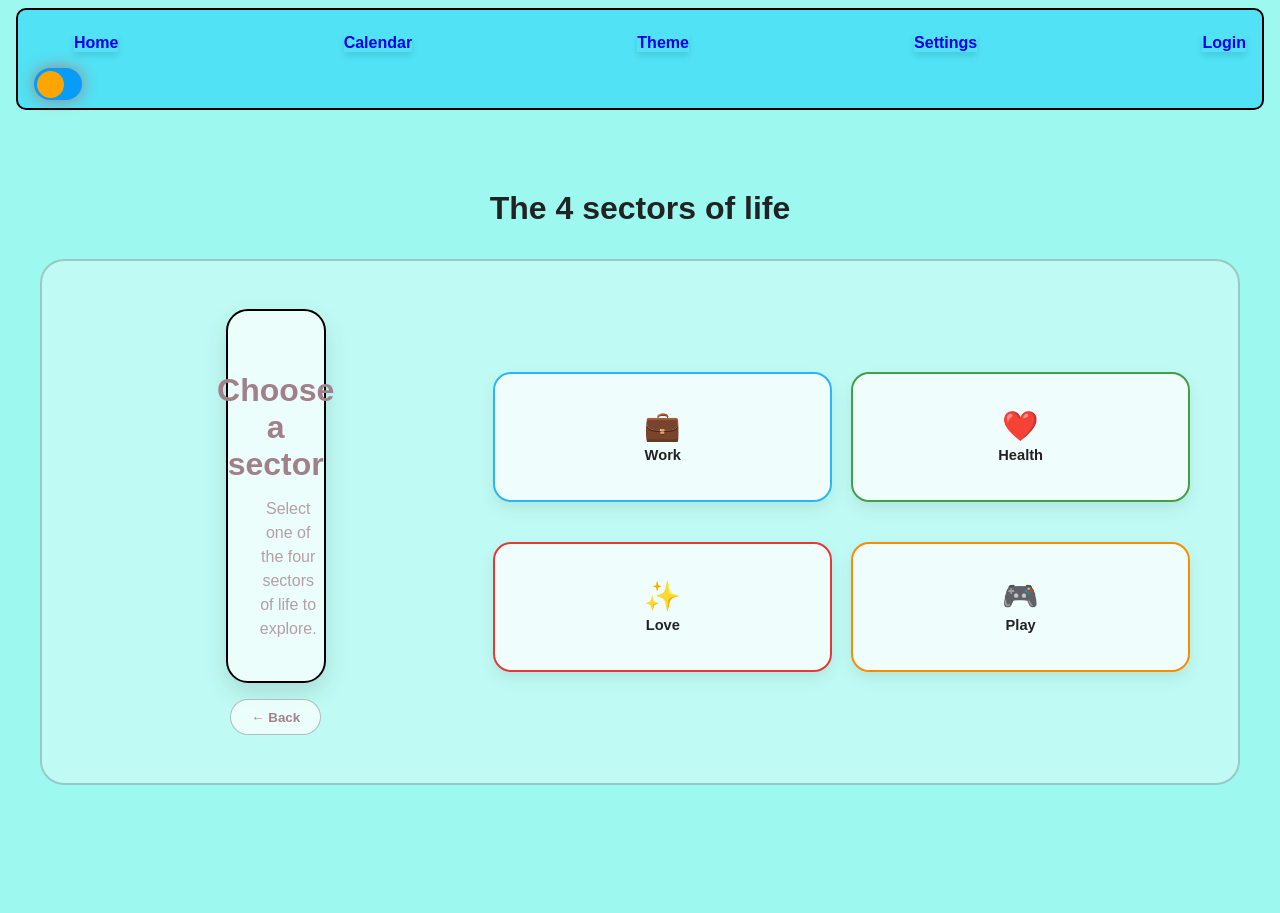
<file: index.html>
<!Doctype html>
<html>
  <head>
    <meta charset='UTF-8' name="viewport" content="width=device-width, initial-scale=1.0"></meta>
    <title>Life Balance Tracker</title>
    <link rel="stylesheet" href="styles.css"></link>
<style>
  .pillars_grid {
  display: grid;
  grid-template-columns: repeat(auto-fit, minmax(260px, 1fr));
  gap: 2em;
  padding: 3em 2em;
  max-width: 1200px;
  margin: 0 auto;
}

.pillar_card {
  cursor: pointer;
  background: #ffffff;
  border: 2px solid #000000;
  border-radius: 16px;
  padding: 2em;
  text-align: center;
  box-shadow: 0 8px 16px rgba(0, 0, 0, 0.05);
  transition: transform 0.2s ease, box-shadow 0.2s ease;
}

.pillar_card:hover {
  transform: translateY(-5px);
  box-shadow: 0 12px 24px rgba(0, 0, 0, 0.15);
}

/* Subtle accent variations matching your structural design weights */
.pillar_card[data-pillar="work"]    { border-color: #51e2f5; }
.pillar_card[data-pillar="health"]  { border-color: #ffa8b6; }
.pillar_card[data-pillar="love"]    { border-color: #a28089; }
.pillar_card[data-pillar="play"]    { border-color: #fcda52; }

/* Nested Sub-Category Wrapper System */
.sub_category_depth_block {
  margin-left: 1.5em;
  border-left: 2px solid rgba(81, 226, 245, 0.3);
  padding-left: 1em;
}

/* --- Dark Mode Pillar Overrides --- */
body.dark {
  .pillar_card {
    background: linear-gradient(rgba(255, 255, 255, 0.04), rgba(255, 255, 255, 0.01));
    box-shadow: 0 8px 32px rgba(0, 0, 0, 0.3);
    color: #ffffff;
  }
  .pillar_card:hover {
    box-shadow: 0 12px 24px rgba(81, 226, 245, 0.2);
  }
}
</style>
</head>
<body>
      <section class="navigation">
      <nav>
        <ul>
          <li class="nav1"><a href="home_page.html">Home</a></li>
          <li class="nav2"><a href="calendar_page.html">Calendar</a></li>
          <li class="nav3"><a href="theme_page.html">Theme</a></li>
          <li class="nav4"><a href="settings_page.html">Settings</a></li>
          <li class="nav5"><a href="login_page.html">Login</a></li>
        </ul>
        <!--toggle switch---->
        <input type="checkbox" id="switch">
        <label for="switch" class="toggle"></label>
      </nav>
    </section>
    <header>
      <h1 class="titles">The 4 sectors of life</h1>
    </header>
    
<section class="life_hierarchy" id="lifeHierarchy">

  <!-- LEFT: The currently selected pillar/category -->
  <div class="hierarchy_current" id="hierarchyCurrent">
    <div class="current_card" id="currentCard">
      <span class="current_icon" id="currentIcon"></span>
      <h2 id="currentTitle">Choose a sector</h2>
      <p id="currentDescription">
        Select one of the four sectors of life to explore.
      </p>
    </div> 
    <button class="hierarchy_back" id="hierarchyBack" id="box_7" type="button">
      ← Back
    </button>
  </div>

  <!-- RIGHT: Categories appear here -->
  <div class="hierarchy_children" id="hierarchyChildren">

    <!-- Initial four pillars -->
    <button class="pillar_option work_option" id="box_8" data-pillar="work" type="button">
      <span>💼</span>
      <strong>Work</strong>
    </button>

    <button class="pillar_option health_option" id="box_9" data-pillar="health" type="button">
      <span>❤️</span>
      <strong>Health</strong>
    </button>

    <button class="pillar_option love_option" id="box_10" data-pillar="love" type="button">
      <span>✨</span>
      <strong>Love</strong>
    </button>

    <button class="pillar_option play_option" id="box_11" data-pillar="play" type="button">
      <span>🎮</span>
      <strong>Play</strong>
    </button>

  </div>

</section>
  <script src="script.js"></script>
  <script src="life.js"></script>
</body>
</file>
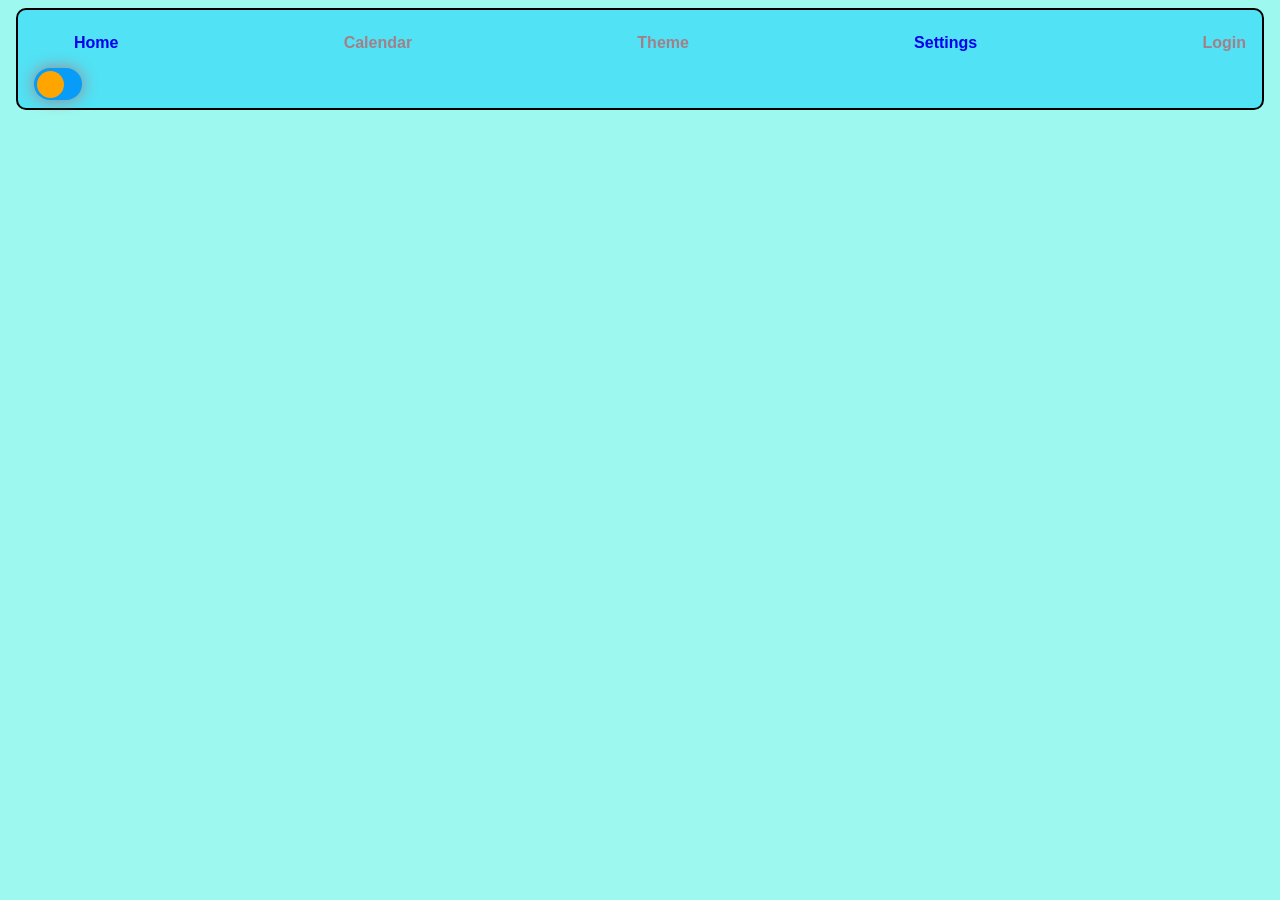
<file: courses_page.html>
<!doctype html>
<html>
  <head>
    <meta charset="UTF-8" lang="en" />
    <title>My Tasks</title>
    <link rel="stylesheet" href="styles.css" />
  </head>
  <body>
    <section class="navigation">
      <nav>
        <ul>
          <li><a href="home_page.html">Home</a></li>
          <li>Calendar</li>
          <li>Theme</li>
          <li><a href="settings_page.html">Settings</a></li>
          <li>Login</li>
        </ul>
        <!--toggle switch---->
        <input type="checkbox" id="switch">
        <label for="switch" class="toggle"></label>
      </nav>
    </section>

    <script src="script.js" ></script>
  </body>
</html>
</file>
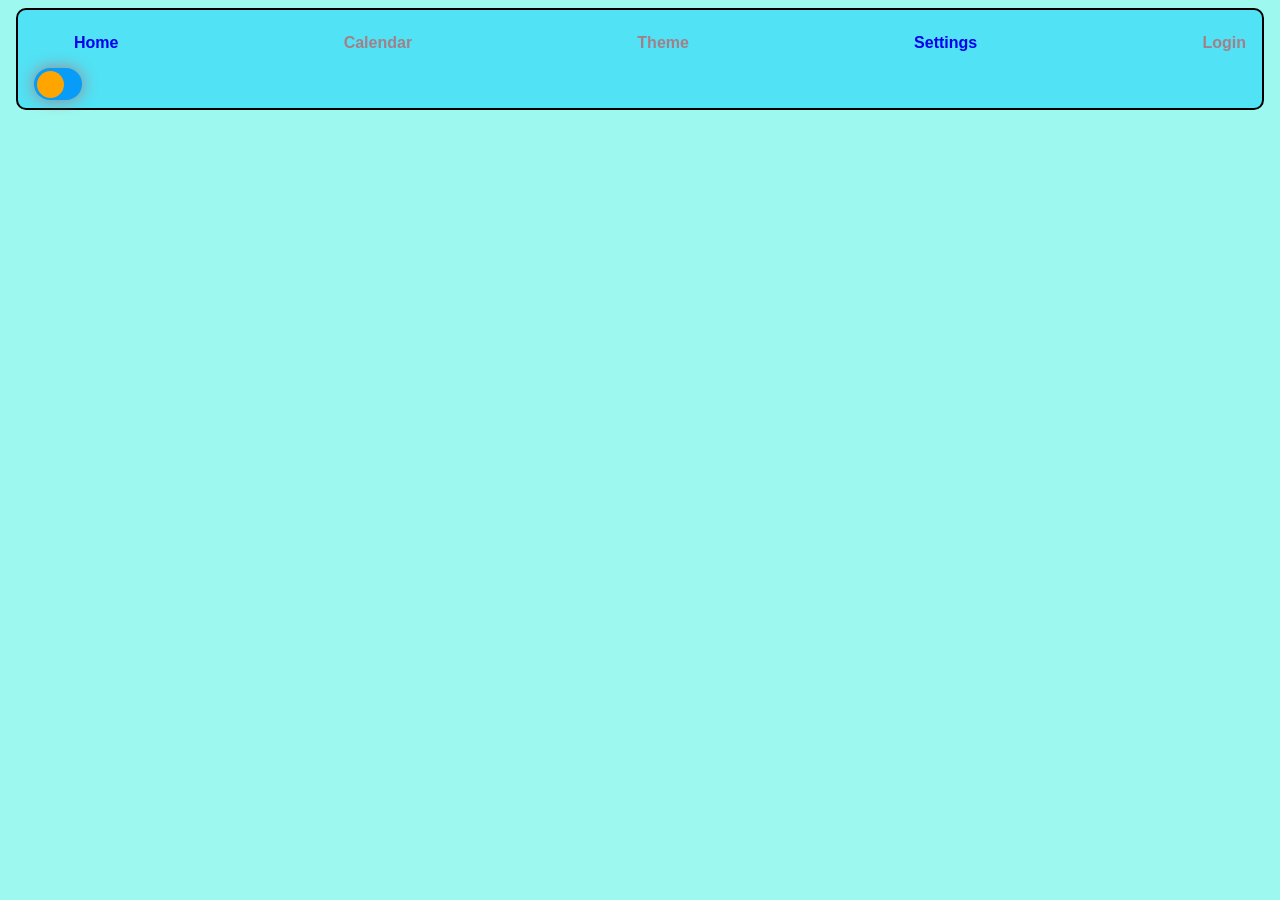
<file: events_page.html>
<!doctype html>
<html>
  <head>
    <meta charset="UTF-8" lang="en" />
    <title>My Tasks</title>
    <link rel="stylesheet" href="styles.css" />
  </head>
  <body>
    <section class="navigation">
      <nav>
        <ul>
          <li><a href="home_page.html">Home</a></li>
          <li>Calendar</li>
          <li>Theme</li>
          <li><a href="settings_page.html">Settings</a></li>
          <li>Login</li>
        </ul>
        <!--toggle switch---->
        <input type="checkbox" id="switch">
        <label for="switch" class="toggle"></label>
      </nav>
    </section>
  </body>
</html>
</file>
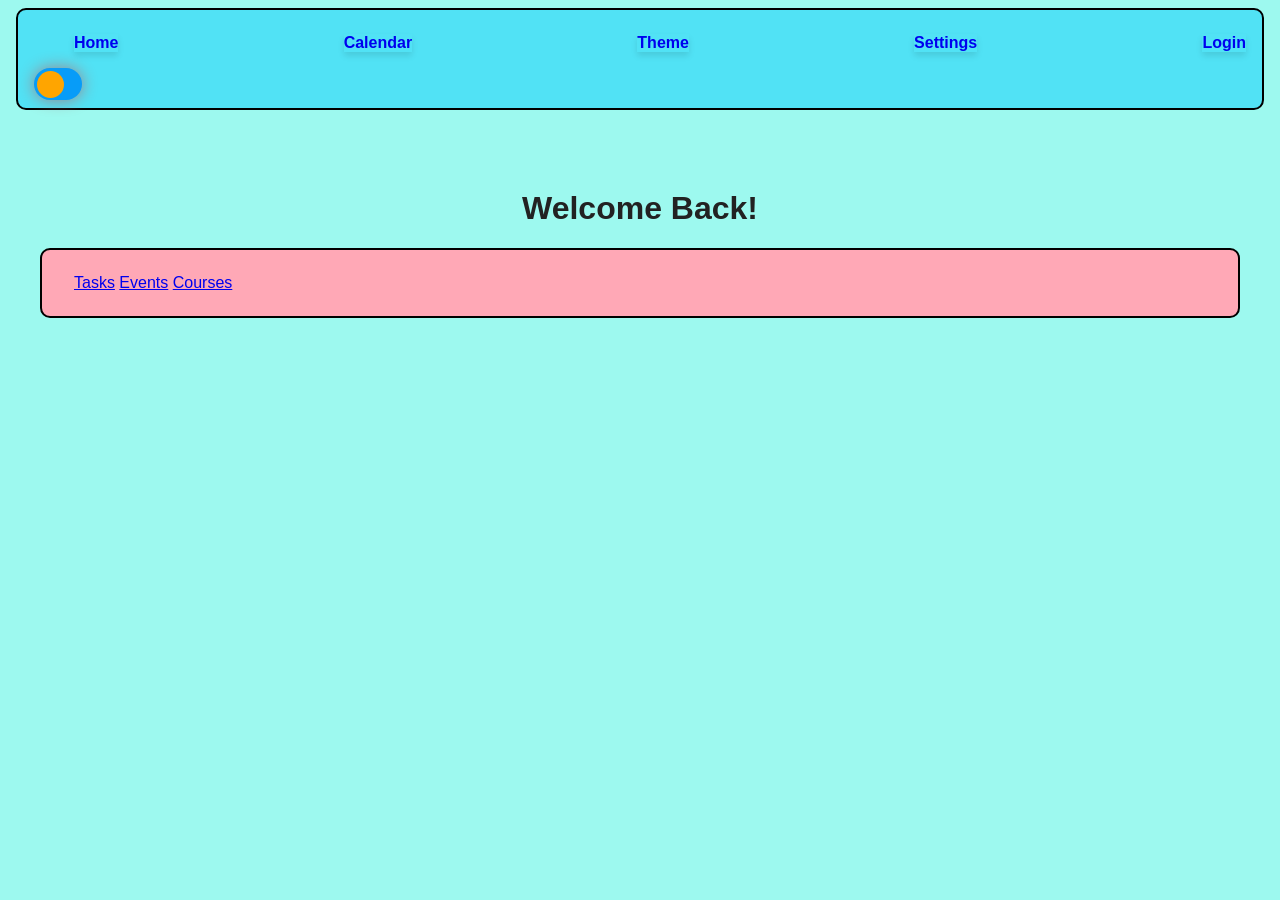
<file: home_page.html>
<!Doctype html>
<html>
  <head>
    <meta charset='UTF-8' name="viewport" content="width=device-width, initial-scale=1.0"></meta>
    <title>Study Tracker</title>
    <link rel="stylesheet" href="styles.css"></link>
  </head>
  <body>
    <section class="navigation">
      <nav>
        <ul>
          <li class="nav1"><a href="home_page.html">Home</a></li>
          <li class="nav2"><a href="calendar_page.html">Calendar</a></li>
          <li class="nav3"><a href="theme_page.html">Theme</a></li>
          <li class="nav4"><a href="settings_page.html">Settings</a></li>
          <li class="nav5"><a href="login_page.html">Login</a></li>
        </ul>
        <!--toggle switch---->
        <input type="checkbox" id="switch">
        <label for="switch" class="toggle"></label>
      </nav>
    </section>
    <header>
      <h1 class="titles">Welcome Back!</h1>
    </header>
    
    <section class="choose_pages">
      <a id="box_1" href="tasks_page.html">Tasks</a>
      <a id="box_2" href="events_page.html">Events</a>
      <a id="box_3" href="courses_page.html">Courses</a>
    </section>
    <script src="script.js" ></script>
  </body>
</html>
</file>
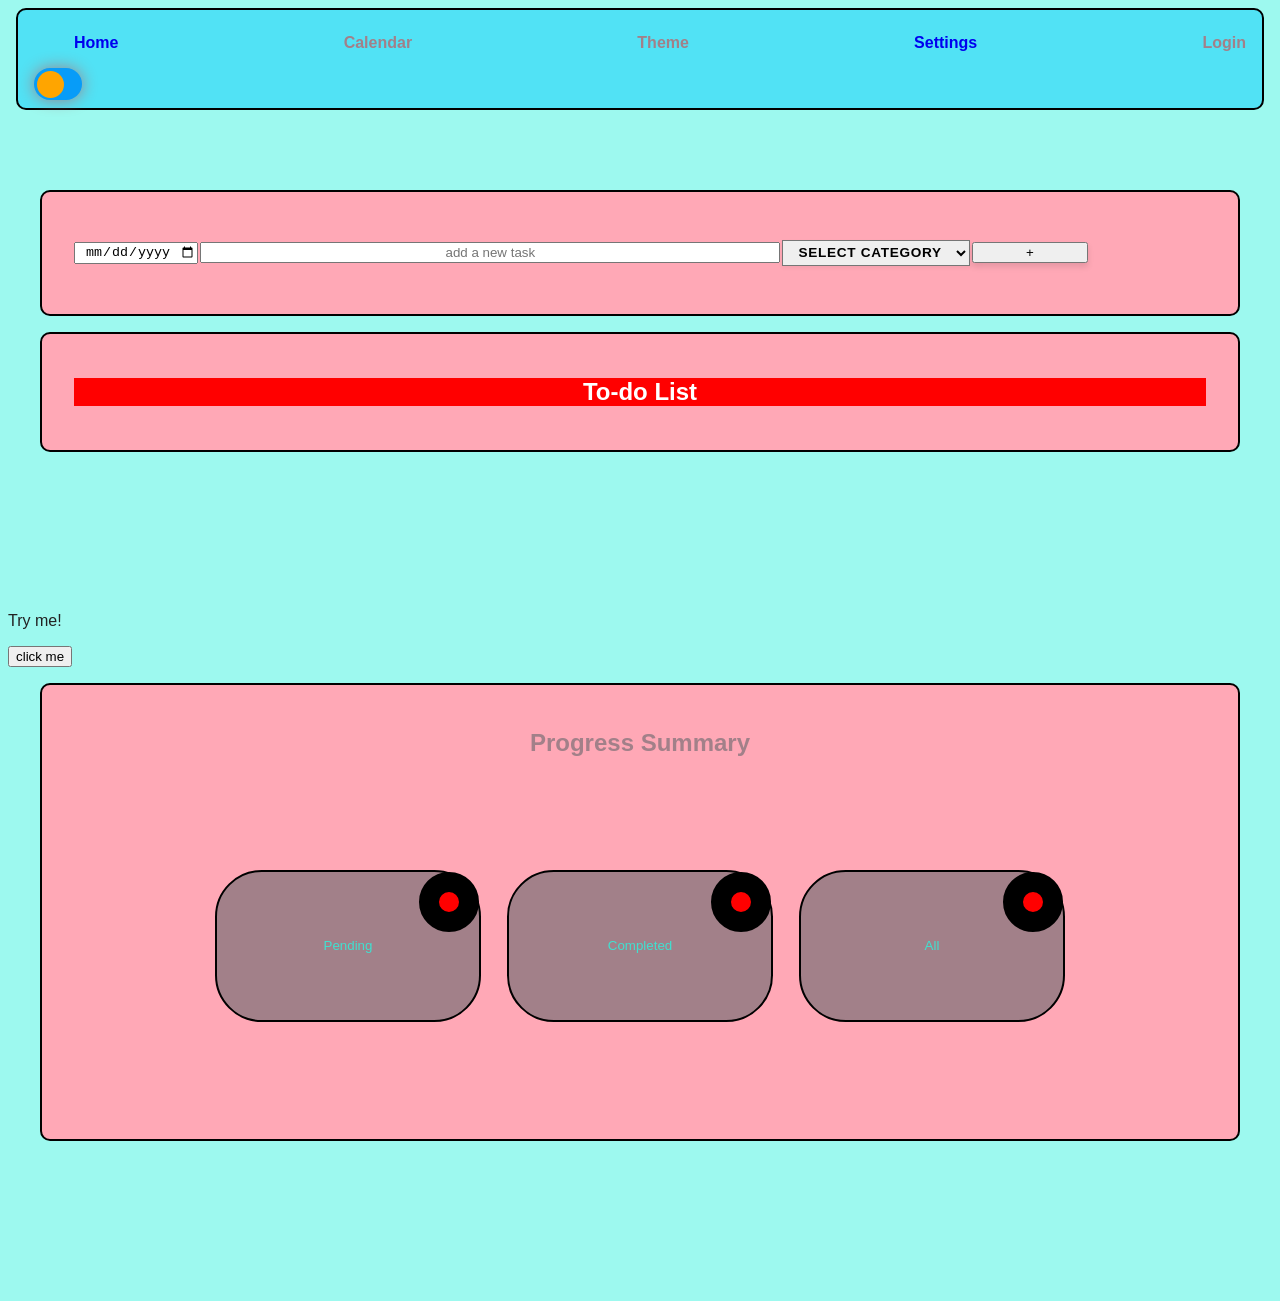
<file: tasks_page.html>
<!doctype html>
<html>
  <head>
    <meta charset="UTF-8" lang="en" />
    <title>My Tasks</title>
    <link rel="stylesheet" href="styles.css" />
  </head>
  <body>
    <section class="navigation">
      <nav>
        <ul>
          <li><a href="home_page.html">Home</a></li>
          <li>Calendar</li>
          <li>Theme</li>
          <li><a href="settings_page.html">Settings</a></li>
          <li>Login</li>
        </ul>
        <!--toggle switch---->
        <input type="checkbox" id="switch" />
        <label for="switch" class="toggle"></label>
      </nav>
    </section>

    <section class="input">
      <input class="due_date" type="date" />
      <input class="add_tasks_field" type="text" placeholder="add a new task" />
      <select class="category">
        <option value="">Select category</option>
        <option class="money">Money</option>
        <option class="future">Future</option>
        <option class="mental">Mental</option>
        <option class="spiritual">Spiritual</option>
        <option class="body">Body</option>
        <option class="beauty">Beauty</option>
        <option class="interests">Interests</option>
        <option class="community">Community</option>
        <option class="friendships">Friendships</option>
        <option class="school">School</option>
        <option class="nutrition">Nutrition</option>
        <option class="house_work">House Work</option>
      </select>
      <button class="add_task">+</button>
    </section>

    <section>
      <h2 class="titles" id="to_do_list">To-do List</h2>
      <ul style="list-style: none" id="tasks_list"></ul>
    </section>

    <div>
      <p id="tryin">Try me!</p>
      <button id="click">click me</button>
    </div>

    <section>
      <h2 class="titles">Progress Summary</h2>
      <div id="progress">
        <button id="box_4" class="pending">
          Pending
          <span class="count" id="pending_count"></span>
        </button>
        <button id="box_5" class="completed">
          Completed
          <span class="count" id="completed_count"></span>
        </button>
        <button id="box_6" class="all">
          All
          <p class="count" id="all_count"></p>
        </button>
      </div>
    </section>
    <script src="script.js"></script>
    <script src="tasks.js"></script>
    <script src="https://code.jquery.com/jquery-3.6.0.min.js"></script>
    <script>
      //slide in and out effect of tasks using jQuery
      $(document).ready(function () {
        $("#click").click(function () {
          $("#tryin").animation(300);
        });
      });
    </script>
  </body>
</html>
</file>
<file: styles.css>
body,
.navigation,
section,
.titles,
#box_1,
#box_2,
#box_3,
#box_4,
#box_5,
#box_6,
#box_7,
#box_8,
#box_9,
#box_10,
#box_11,
input,
select,
.category {
  /* This smoothly cross-fades all color and layout shifts over 0.4 seconds */
  transition:
    background 0.4s ease-in-out,
    background-color 0.4s ease-in-out,
    color 0.3s ease-in-out,
    border-color 0.4s ease-in-out,
    box-shadow 0.4s ease-in-out;
}

body {
  color: #222222;
  background-color: #9df9ef;
  font-family: sans-serif;
}

body.dark,
input.add_task {
  /*background-color: rgb(14, 20, 56);*/
  background:
    linear-gradient(rgba(11, 14, 26, 0.65), rgba(11, 14, 26, 0.65)),
    url("/images/dark theme 6.jpg") no-repeat center center fixed;
  background-size: cover;
  color: #e2e8f0;
}

body.dark {
  .navigation {
    background:
      linear-gradient(rgba(10, 10, 18, 0.8), rgba(10, 10, 18, 0.85)),
      url("/images/dark theme 1.jpg") no-repeat center center;
    background-size: cover;

    li a,
    .nav1,
    .nav2,
    .nav3,
    .nav4,
    .nav5 {
      color: #e2e8f0 !important;
      font-weight: bold;
    }
  }

  .titles {
    background:
      linear-gradient(rgba(24, 20, 37, 0.75), rgba(24, 20, 37, 0.85)),
      url("/images/dark theme 1.jpg") no-repeat center center;
    background-size: cover;
    color: white;
    border: 1px solid rgba(162, 128, 137, 0.3);
    box-shadow: 0 4px 15px rgba(0, 0, 0, 0.3);
  }

  section {
    background:
      linear-gradient(rgba(10, 10, 18, 0.8), rgba(10, 10, 18, 0.85)),
      url("/images/dark theme 1.jpg") no-repeat center center;
    background-size: cover;
    color: #f1f5f9 !important;
    border: 1px solid rgba(81, 226, 245, 0.25);
    box-shadow: 0 10px 30px rgba(0, 0, 0, 0.5);
  }

  #box_1,
  #box_2,
  #box_3,
  #box_4,
  #box_5,
  #box_6,
  #box_7,
  #box_8,
  #box_9,
  #box_10,
  #box_11 {
    background:
      linear-gradient(rgba(10, 10, 20, 0.5), rgba(10, 10, 20, 0.5)),
      url("/images/dark theme 6.jpg") no-repeat center center;
    background-size: cover;
    color: #e2e8f0 !important;
    border: 1px solid rgba(81, 226, 245, 0.35);
    box-shadow: 0 4px 12px rgba(0, 0, 0, 0.3);

    a {
      color: #38bdf8 !important;
    }
  }

  .money {
    background-color: rgba(198, 40, 40, 0.3) !important;
    color: #ff8a80 !important;
    border: 1px solid rgba(198, 40, 40, 0.4);
  }
  .mental {
    background-color: rgba(46, 125, 50, 0.3) !important;
    color: #81c784 !important;
    border: 1px solid rgba(46, 125, 50, 0.4);
  }
  .spiritual {
    background-color: rgba(251, 192, 45, 0.25) !important;
    color: #ffd54f !important;
    border: 1px solid rgba(251, 192, 45, 0.3);
  }
  .future {
    background-color: rgba(142, 36, 170, 0.3) !important;
    color: #ba68c8 !important;
    border: 1px solid rgba(142, 36, 170, 0.4);
  }
  .beauty {
    background-color: rgba(236, 64, 122, 0.3) !important;
    color: #f48fb1 !important;
    border: 1px solid rgba(236, 64, 122, 0.4);
  }
  .body {
    background-color: rgba(198, 40, 40, 0.3) !important;
    color: #ff8a80 !important;
    border: 1px solid rgba(198, 40, 40, 0.4);
  }
  .friendships {
    background-color: rgba(239, 108, 0, 0.25) !important;
    color: #ffb74d !important;
    border: 1px solid rgba(239, 108, 0, 0.3);
  }
  .interests {
    background-color: rgba(0, 131, 143, 0.3) !important;
    color: #4dd0e1 !important;
    border: 1px solid rgba(0, 131, 143, 0.4);
  }
  .community {
    background-color: rgba(40, 53, 147, 0.3) !important;
    color: #9fa8da !important;
    border: 1px solid rgba(40, 53, 147, 0.4);
  }
  .nutrition {
    background-color: rgba(251, 192, 45, 0.25) !important;
    color: #ffd54f !important;
    border: 1px solid rgba(251, 192, 45, 0.3);
  }
  .house_work {
    background-color: rgba(117, 117, 117, 0.3) !important;
    color: #e0e0e0 !important;
    border: 1px solid rgba(117, 117, 117, 0.4);
  }
}

.navigation {
  color: #0f2042;
  font-weight: bold;
  background-color: #51e2f5;
  li a {
    text-decoration: none;
  }
  margin: 0 0.5em 5em 0.5em;
  padding: 0.5em 1em 0.5em 1em;
  ul {
    display: flex;
    flex-direction: row;
    justify-content: space-between;
    list-style: none;
  }
  #switch {
    display: none;
  }
  .toggle {
    width: 3em;
    height: 2em;
    background: rgb(7, 156, 248);
    border-radius: 5em;
    position: relative;
    cursor: pointer;
    display: block;
    box-shadow: 0em 0em 1em 0em;
  }
  /* Toggle button switch meaning slide or click the knob to change */
  .toggle::before {
    content: "";
    position: absolute;
    top: 0.17em;
    left: 0.2em;
    width: 1.7em;
    height: 1.7em;
    background: orange;
    border-radius: 5em;
    transition: 0.3s;
  }
  /* checked state: change track color and slide knob */
  #switch:checked + .toggle {
    background: rgb(8, 8, 91); /*blueblack when active*/
  }
  #switch:checked + .toggle::before {
    left: 1em;
    background: white;
  }
}

.titles {
  text-align: center;
}
#to_do_list {
  color: white;
  background-color: red;
}

section {
  color: #a28089 !important;
  background-color: #ffa8b6;
  border: 2px solid black;
  border-radius: 10px;
  margin: 1em 2em 10em 2em;
  padding: 1.5em 2em 1.5em 2em;
}

.add_task,
.delete_btn,
.nav1,
.nav2,
.nav3,
.nav4,
.nav5 {
  cursor: pointer;
  box-shadow: 0 4px 6px rgba(0, 0, 0, 0.1);
  /* The secret: define what transitions and how long it takes */
  transition:
    background-color 0.3s ease,
    transform 0.2s ease,
    box-shadow 0.2s ease;
  &:hover {
    background-color: #3700b3; /* Darker hue shift */
    transform: translateY(-2px); /* Moves button up slightly */
    box-shadow: 0 6px 12px rgba(0, 0, 0, 0.15); /* Deepens the shadow */
  }
}

.input {
  input,
  select {
    text-align: center;
  }
  display: grid;
  grid-template-columns: 1fr 5fr 1fr 1fr 1fr;
  align-items: center;
  gap: 2px;
  padding: 3em 2em 3em 2em;
  margin: 5em 2em 0 2em;
}

img {
  max-width: 7px;
  height: auto;
  padding: 0;
  margin: 0;
}

#progress {
  a {
    text-decoration: none;
  }
  #box_4,
  #box_5,
  #box_6,
  #box_7 {
    margin: 1em;
    color: turquoise;
    background-color: #a28089;
    border: 2px solid black;
    padding: 5em 7em 5em 7em;
    border-radius: 3.5em;
  }
  display: grid;
  grid-template-columns: 1fr 1fr 1fr;
  align-items: center;
  text-align: center;
  margin: auto;
  padding: 5em 8em 5em 8em;
}

.category {
  font-size: 0.85em;
  font-weight: bold;
  text-transform: uppercase;
  letter-spacing: 0.05em;
  display: inline-block;
  /*border-radius: 20px;*/
  padding: 0.25em 0.8em;
  box-shadow: 0 2px 4px rgba(0, 0, 0, 0.05);
}
.money {
  background-color: #fce8e6;
  color: #a51d24;
}
.mental {
  background-color: #e6f4ea;
  color: #137333;
}
.spiritual {
  background-color: #fef7e0;
  color: #b06000;
}
.future {
  background-color: #f3e5f5;
  color: #7b1fa2;
}
.beauty {
  background-color: #fce4ec;
  color: #c2185b;
}
.body {
  background-color: #ffebee;
  color: #c62828;
}
.friendships {
  background-color: #fff3e0;
  color: #e65100;
}
.interests {
  background-color: #e0f7fa;
  color: #006064;
}
.community {
  background-color: #e8eaf6;
  color: #1a237e;
}
.nutrition {
  background-color: #fffde7;
  color: #f57f17;
}
.house_work {
  background-color: #f5f5f5;
  color: #424242;
}
.pending,
.completed,
.all {
  position: relative;
}

.count {
  font-size: 1.5em;
  font-weight: bold;
  color: white;
  background-color: red;
  border: solid 1em black;
  border-radius: 100em;
  padding: 0.5em;
  margin: 0;
  position: absolute;
  top: 0;
  right: 0;
}

@media (max-width: 800px) {
  .input {
    grid-template-columns: 1fr;
    padding: 5em;
  }
  #progress {
    grid-template-columns: 1fr;
    padding: 0.5em;
    #box_4,
    #box_5,
    #box_6 {
      margin: 1em;
    }
  }
  .choose_pages {
    grid-template-columns: 1fr;
    align-items: center;
    text-align: center;
    padding: 0 2em 6em 2em;
    margin: 1em;
  }
  #box_1,
  #box_2,
  #box_3,
  #box_8,
  #box_9,
  #box_10,
  #box_11 {
    padding: 0.5em;
    margin: 0 2em 0 2em;
  }
}

@media (min-width: 801px) and (max-width: 1210px) {
  .input {
    grid-template-columns: 1fr 1fr;
    grid-template-rows: 1fr 1fr;
    padding: 3em;
  }
  #progress {
    grid-template-columns: 1fr;
    padding: 0.5em;
    #box_4,
    #box_5,
    #box_6,
    #box_7 {
      margin: 1em;
    }
    #box_6 {
      grid-column: 1 / span 3;
    }
    #box_9 {
      grid-column: 1 / span 3;
    }
    #box_10 {
      grid-column: 1 / span 3;
    }
    #box_11 {
      grid-column: 1 / span 3;
    }
  }
  .choose_pages {
    grid-template-columns: 1fr 1fr;
    grid-template-rows: 1fr 1fr;
    align-items: center;
    text-align: center;
    padding: 0 2em 6em 2em;
    margin: 1em;
  }
  #box_1,
  #box_2,
  #box_3,
  #box_7,
  #box_8,
  #box_9,
  #box_10,
  #box_11 {
    padding: 0.5em;
    margin: 0 2em 0 2em;
  }
  #box_3 {
    grid-column: 1 / span 2;
  }
  #box_8 {
    grid-column: 1 / span 3;
  }
  #box_9 {
    grid-column: 1 / span 3;
  }
  #box_10 {
    grid-column: 1 / span 3;
  }
  #box_11 {
    grid-column: 1 / span 3;
  }

  @media (min-width: 1211px) {
    .input {
      grid-template-columns: 1.5fr 5fr 2fr 1fr;
      padding: 3em 2em 3em 2em;
    }
    #progress {
      grid-template-columns: 1fr 1fr 1fr;
      padding: 5em 8em 5em 8em;
      #box_4,
      #box_5,
      #box_6,
      #box_7 {
        margin: 1em;
      }
    }
    .choose_pages {
      grid-template-columns: 1fr 1fr 1fr;
      align-items: center;
      text-align: center;
      margin: auto;
      padding: 5em 8em 5em 8em;
    }
    #box_1,
    #box_2,
    #box_3,
    #box_8,
    #box_9,
    #box_10,
    #box_11 {
      margin: 2em;
      padding: 5em 7em 5em 7em;
    }
  }
}

/* =========================================================
   LIFE HIERARCHY DASHBOARD
   Step 2: Initial visual layout
   ========================================================= */

.life_hierarchy {
  display: grid;
  grid-template-columns: minmax(240px, 0.8fr) minmax(400px, 1.5fr);
  gap: 2em;

  max-width: 1200px;
  min-height: 430px;

  margin: 2em auto 8em auto;
  padding: 3em;

  background: rgba(255, 255, 255, 0.35);
  border: 2px solid rgba(0, 0, 0, 0.2);
  border-radius: 24px;

  box-sizing: border-box;

  align-items: center;

  transition:
    background 0.4s ease,
    border-color 0.4s ease,
    box-shadow 0.4s ease;
}

/* =========================================================
   LEFT SIDE
   ========================================================= */

.hierarchy_current {
  display: flex;
  flex-direction: column;
  align-items: center;
  justify-content: center;

  min-height: 320px;
}

.current_card {
  width: 100px;
  min-height: 260px;

  display: flex;
  flex-direction: column;
  align-items: center;
  justify-content: center;

  text-align: center;

  padding: 2em;

  box-sizing: border-box;

  background: rgba(255, 255, 255, 0.7);
  border: 2px solid #000;
  border-radius: 22px;

  box-shadow: 0 10px 25px rgba(0, 0, 0, 0.12);

  transition:
    transform 0.4s ease,
    background 0.4s ease,
    border-color 0.4s ease,
    box-shadow 0.4s ease;
}

.current_icon {
  display: block;

  font-size: 4em;
  line-height: 1;

  margin-bottom: 0.35em;
}

.current_card h2 {
  margin: 0.2em 0;

  font-size: 2em;
}

.current_card p {
  max-width: 260px;

  margin: 0.5em auto;

  line-height: 1.5;
  opacity: 0.75;
}

/* =========================================================
   BACK BUTTON
   ========================================================= */

.hierarchy_back {
  margin-top: 1.2em;

  padding: 0.7em 1.5em;

  border: 1px solid rgba(0, 0, 0, 0.25);
  border-radius: 999px;

  background: rgba(255, 255, 255, 0.7);

  color: inherit;

  font-weight: bold;

  cursor: pointer;

  transition:
    transform 0.2s ease,
    background 0.2s ease,
    box-shadow 0.2s ease;
}

.hierarchy_back:hover {
  transform: translateX(-4px);

  background: rgba(255, 255, 255, 0.95);

  box-shadow: 0 5px 15px rgba(0, 0, 0, 0.15);
}

/* =========================================================
   RIGHT SIDE
   ========================================================= */

.hierarchy_children {
  display: grid;

  grid-template-columns: repeat(2, minmax(150px, 1fr));

  gap: 1.2em;

  align-items: center;

  min-height: 320px;
}

/* =========================================================
   PILLAR / CATEGORY BUTTONS
   ========================================================= */

.pillar_option {
  min-height: 130px;

  padding: 1.5em;

  display: flex;
  flex-direction: column;

  align-items: center;
  justify-content: center;

  gap: 0.5em;

  border: 2px solid rgba(0, 0, 0, 0.25);
  border-radius: 18px;

  background: rgba(255, 255, 255, 0.75);

  color: #222;

  cursor: pointer;

  font-family: inherit;

  box-shadow: 0 7px 16px rgba(0, 0, 0, 0.08);

  transition:
    transform 0.25s ease,
    box-shadow 0.25s ease,
    background 0.25s ease,
    border-color 0.25s ease;
}

.pillar_option span {
  font-size: 2.2em;
  line-height: 1;
}

.pillar_option strong {
  font-size: 1.1em;
}

/* Hover */

.pillar_option:hover {
  transform: translateY(-6px) scale(1.02);

  box-shadow: 0 12px 25px rgba(0, 0, 0, 0.15);
}

/* =========================================================
   PILLAR ACCENT COLORS
   ========================================================= */

.work_option {
  border-color: #29b6f6;
}

.health_option {
  border-color: #43a047;
}

.love_option {
  border-color: #e53935;
}

.play_option {
  border-color: #fb8c00;
}

/* =========================================================
   DARK MODE
   ========================================================= */

body.dark .life_hierarchy {
  background:
    linear-gradient(rgba(10, 10, 18, 0.78), rgba(10, 10, 18, 0.88)),
    url("/images/dark theme 1.jpg") no-repeat center center;

  background-size: cover;

  border-color: rgba(81, 226, 245, 0.25);

  box-shadow: 0 15px 40px rgba(0, 0, 0, 0.45);
}

body.dark .current_card {
  background: linear-gradient(
    rgba(255, 255, 255, 0.05),
    rgba(255, 255, 255, 0.02)
  );

  color: #e2e8f0;

  border-color: rgba(81, 226, 245, 0.35);

  box-shadow: 0 10px 30px rgba(0, 0, 0, 0.4);
}

body.dark .pillar_option {
  background: linear-gradient(
    rgba(255, 255, 255, 0.05),
    rgba(255, 255, 255, 0.02)
  );

  color: #e2e8f0;

  border-color: rgba(81, 226, 245, 0.3);

  box-shadow: 0 8px 25px rgba(0, 0, 0, 0.35);
}

body.dark .pillar_option:hover {
  background: linear-gradient(
    rgba(81, 226, 245, 0.1),
    rgba(255, 255, 255, 0.03)
  );

  box-shadow: 0 12px 30px rgba(81, 226, 245, 0.12);
}

body.dark .hierarchy_back {
  background: rgba(255, 255, 255, 0.06);

  color: #e2e8f0;

  border-color: rgba(255, 255, 255, 0.2);
}

body.dark .hierarchy_back:hover {
  background: rgba(255, 255, 255, 0.12);
}

/* =========================================================
   TABLET
   ========================================================= */

@media (max-width: 900px) {
  .life_hierarchy {
    grid-template-columns: 1fr;

    max-width: 700px;

    padding: 2em;
  }

  .hierarchy_current {
    min-height: auto;
  }

  .current_card {
    min-height: 220px;
  }

  .hierarchy_children {
    min-height: auto;
  }
}

/* =========================================================
   MOBILE
   ========================================================= */

@media (max-width: 600px) {
  .life_hierarchy {
    margin: 1em;

    padding: 1.2em;

    border-radius: 18px;
  }

  .hierarchy_children {
    grid-template-columns: 1fr;
  }

  .pillar_option {
    min-height: 100px;
  }

  .current_card {
    min-height: 190px;
  }

  .current_icon {
    font-size: 3em;
  }

  .current_card h2 {
    font-size: 1.5em;
  }
}

:root {
  /* 4 LIFE PILLARS */
  --work: #2196f3;
  --health: #43a047;
  --love: #e53935;
  --play: #fb8c00;

  /* HEALTH */
  --mental: #66bb6a;
  --emotional: #26a69a;
  --spiritual: #f9a825;
  --physical: #2e7d32;

  /* PHYSICAL */
  --body: #ef5350;
  --nutrition: #fbc02d;
  --hygiene: #29b6f6;
  --beauty: #ec407a;

  /* LOVE */
  --friendships: #ff7043;
  --community: #5c6bc0;
  --family: #ad1457;
  --romantic: #d81b60;

  /* PLAY */
  --explore: #ff9800;
  --creative: #ab47bc;
  --interests: #26a69a;

  /* WORK */
  --school: #42a5f5;
  --future: #7e57c2;
  --money: #2e7d32;
  --dream: #00838f;
  --house-work: #78909c;
}
</file>
